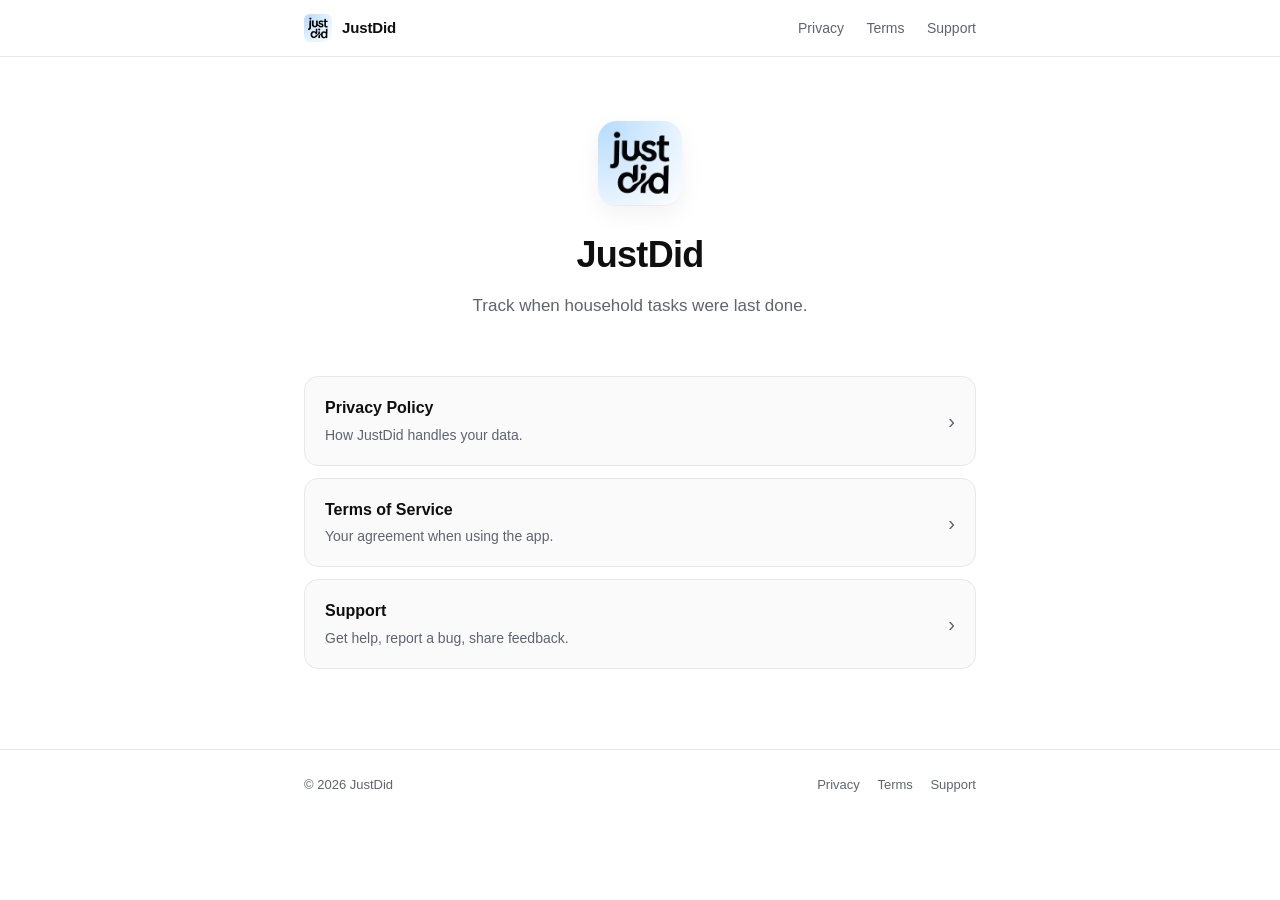
<file: index.html>
<!doctype html>
<html lang="en">
  <head>
    <meta charset="utf-8" />
    <meta name="viewport" content="width=device-width, initial-scale=1" />
    <title>JustDid</title>
    <meta
      name="description"
      content="JustDid — track when household tasks were last done."
    />
    <link rel="stylesheet" href="/styles.css" />
    <link rel="icon" type="image/png" href="/logo.png" />
    <link rel="apple-touch-icon" href="/logo.png" />
  </head>
  <body>
    <header class="topnav">
      <div class="container">
        <a href="/" class="brand">
          <img src="/logo.png" alt="" class="brand-logo" />
          <span>JustDid</span>
        </a>
        <nav>
          <a href="/privacy/">Privacy</a>
          <a href="/terms/">Terms</a>
          <a href="/support/">Support</a>
        </nav>
      </div>
    </header>

    <main class="container">
      <section class="hero">
        <img src="/logo.png" alt="JustDid" class="hero-logo" />
        <h1>JustDid</h1>
        <p class="tagline">Track when household tasks were last done.</p>
      </section>

      <section class="links">
        <a class="link-card" href="/privacy/">
          <span class="link-text">
            <span class="link-title">Privacy Policy</span>
            <span class="link-desc">How JustDid handles your data.</span>
          </span>
          <span class="chev">&rsaquo;</span>
        </a>
        <a class="link-card" href="/terms/">
          <span class="link-text">
            <span class="link-title">Terms of Service</span>
            <span class="link-desc"
              >Your agreement when using the app.</span
            >
          </span>
          <span class="chev">&rsaquo;</span>
        </a>
        <a class="link-card" href="/support/">
          <span class="link-text">
            <span class="link-title">Support</span>
            <span class="link-desc"
              >Get help, report a bug, share feedback.</span
            >
          </span>
          <span class="chev">&rsaquo;</span>
        </a>
      </section>
    </main>

    <footer class="site-footer">
      <div class="container">
        <span>&copy; <span id="year"></span> JustDid</span>
        <span>
          <a href="/privacy/">Privacy</a>
          <a href="/terms/">Terms</a>
          <a href="/support/">Support</a>
        </span>
      </div>
    </footer>
    <script>
      document.getElementById("year").textContent = new Date().getFullYear();
    </script>
  </body>
</html>
</file>
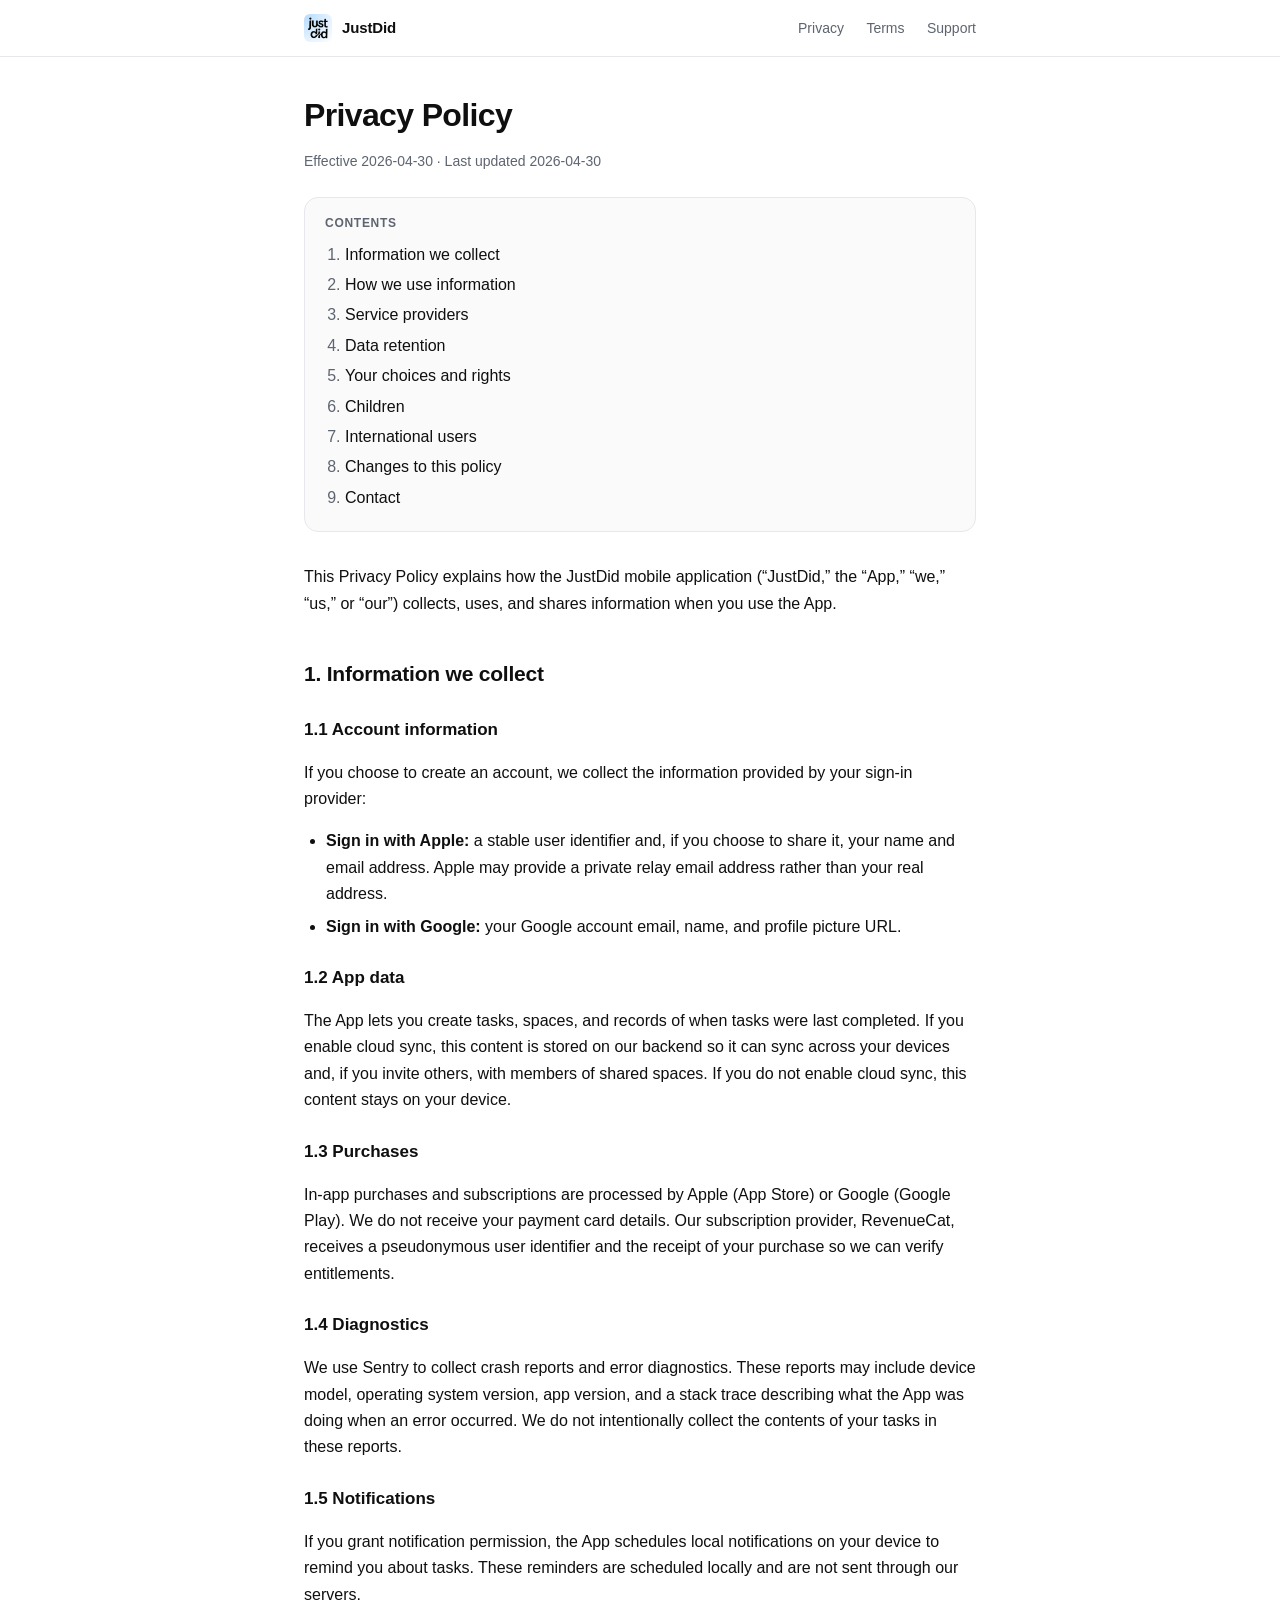
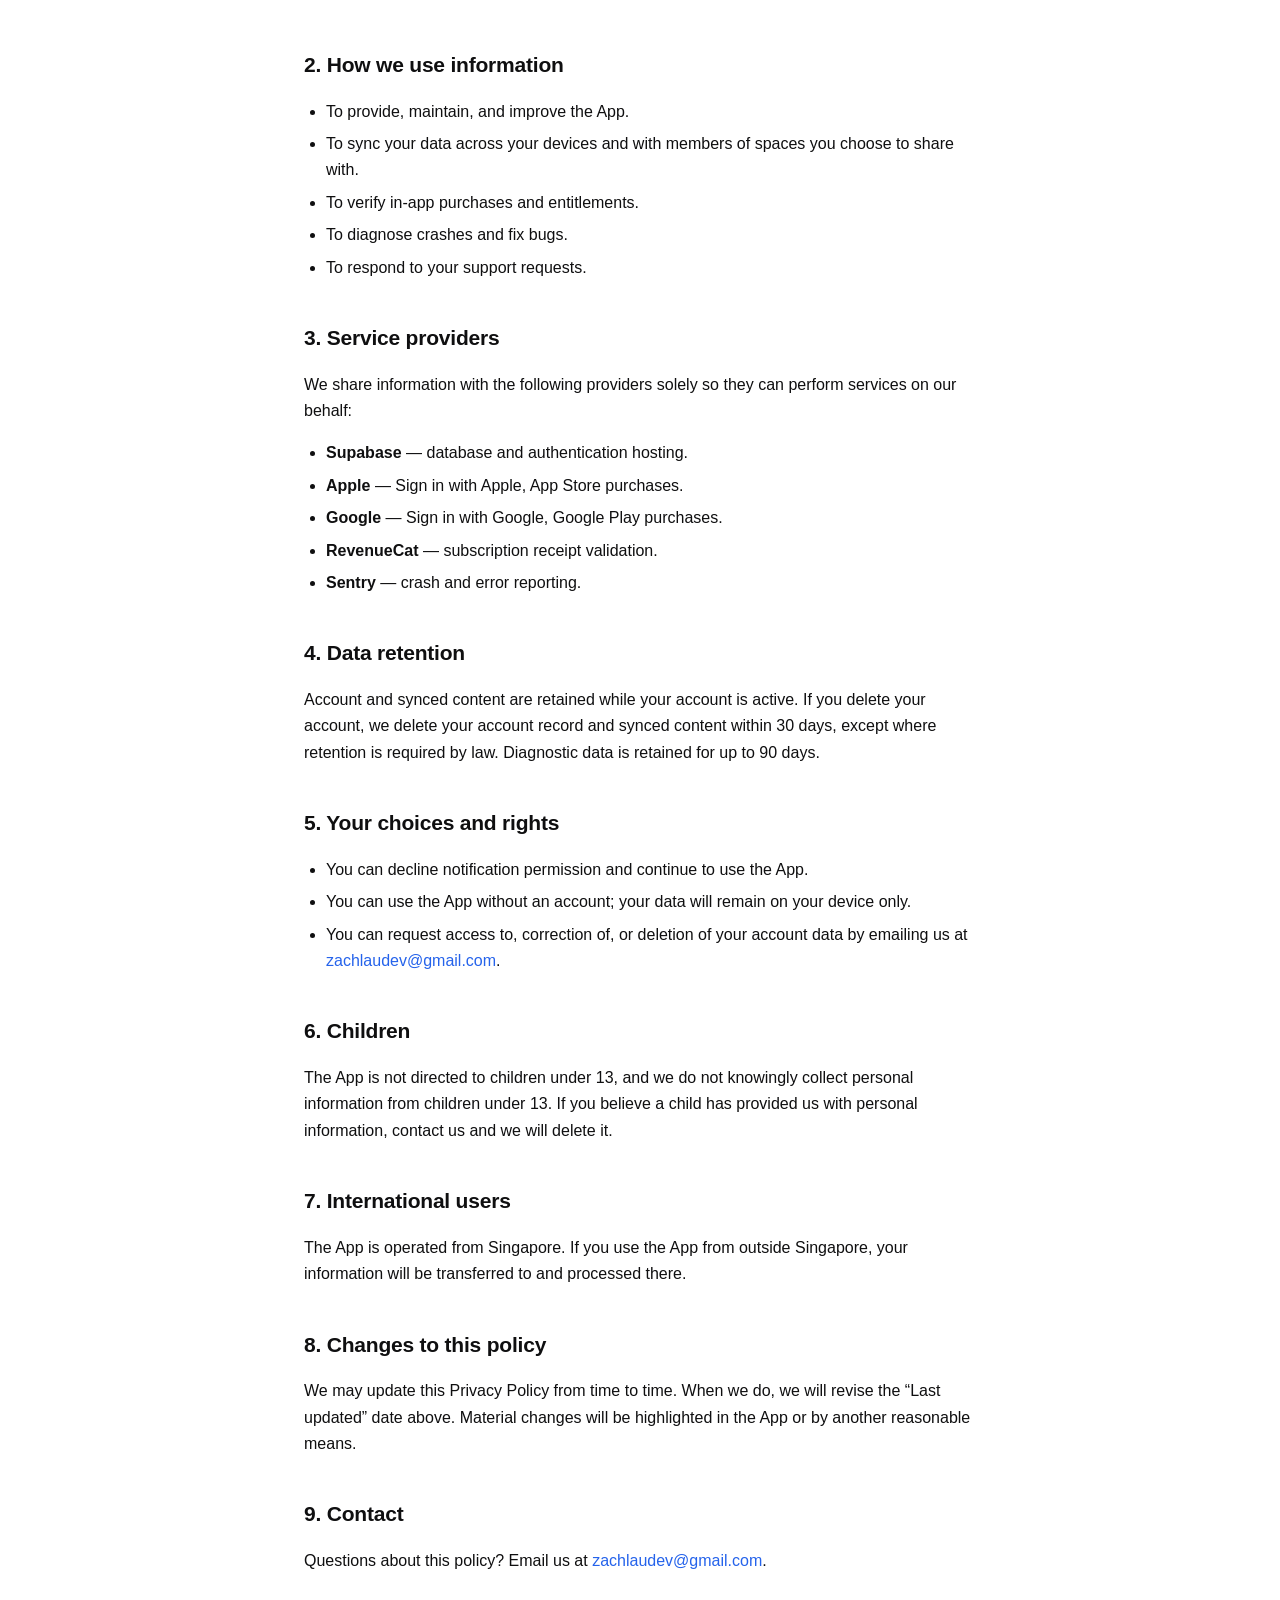
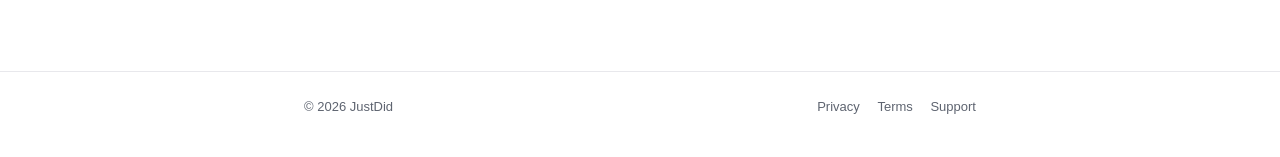
<file: privacy/index.html>
<!doctype html>
<html lang="en">
  <head>
    <meta charset="utf-8" />
    <meta name="viewport" content="width=device-width, initial-scale=1" />
    <title>Privacy Policy — JustDid</title>
    <meta name="description" content="JustDid privacy policy." />
    <link rel="stylesheet" href="/styles.css" />
    <link rel="icon" type="image/png" href="/logo.png" />
    <link rel="apple-touch-icon" href="/logo.png" />
  </head>
  <body>
    <header class="topnav">
      <div class="container">
        <a href="/" class="brand">
          <img src="/logo.png" alt="" class="brand-logo" />
          <span>JustDid</span>
        </a>
        <nav>
          <a href="/privacy/">Privacy</a>
          <a href="/terms/">Terms</a>
          <a href="/support/">Support</a>
        </nav>
      </div>
    </header>

    <main class="container">
      <article class="legal">
        <h1>Privacy Policy</h1>
        <p class="meta">Effective 2026-04-30 · Last updated 2026-04-30</p>

        <nav class="toc" aria-label="Table of contents">
          <span class="toc-label">Contents</span>
          <ol>
            <li><a href="#information-we-collect">Information we collect</a></li>
            <li><a href="#how-we-use">How we use information</a></li>
            <li><a href="#service-providers">Service providers</a></li>
            <li><a href="#data-retention">Data retention</a></li>
            <li><a href="#your-choices">Your choices and rights</a></li>
            <li><a href="#children">Children</a></li>
            <li><a href="#international">International users</a></li>
            <li><a href="#changes">Changes to this policy</a></li>
            <li><a href="#contact">Contact</a></li>
          </ol>
        </nav>

        <p>
          This Privacy Policy explains how the JustDid mobile application
          (&ldquo;JustDid,&rdquo; the &ldquo;App,&rdquo; &ldquo;we,&rdquo;
          &ldquo;us,&rdquo; or &ldquo;our&rdquo;) collects, uses, and shares
          information when you use the App.
        </p>

        <h2 id="information-we-collect">1. Information we collect</h2>

        <h3>1.1 Account information</h3>
        <p>
          If you choose to create an account, we collect the information
          provided by your sign-in provider:
        </p>
        <ul>
          <li>
            <strong>Sign in with Apple:</strong> a stable user identifier and,
            if you choose to share it, your name and email address. Apple may
            provide a private relay email address rather than your real
            address.
          </li>
          <li>
            <strong>Sign in with Google:</strong> your Google account email,
            name, and profile picture URL.
          </li>
        </ul>

        <h3>1.2 App data</h3>
        <p>
          The App lets you create tasks, spaces, and records of when tasks
          were last completed. If you enable cloud sync, this content is
          stored on our backend so it can sync across your devices and, if
          you invite others, with members of shared spaces. If you do not
          enable cloud sync, this content stays on your device.
        </p>

        <h3>1.3 Purchases</h3>
        <p>
          In-app purchases and subscriptions are processed by Apple (App
          Store) or Google (Google Play). We do not receive your payment card
          details. Our subscription provider, RevenueCat, receives a
          pseudonymous user identifier and the receipt of your purchase so we
          can verify entitlements.
        </p>

        <h3>1.4 Diagnostics</h3>
        <p>
          We use Sentry to collect crash reports and error diagnostics. These
          reports may include device model, operating system version, app
          version, and a stack trace describing what the App was doing when
          an error occurred. We do not intentionally collect the contents of
          your tasks in these reports.
        </p>

        <h3>1.5 Notifications</h3>
        <p>
          If you grant notification permission, the App schedules local
          notifications on your device to remind you about tasks. These
          reminders are scheduled locally and are not sent through our
          servers.
        </p>

        <h2 id="how-we-use">2. How we use information</h2>
        <ul>
          <li>To provide, maintain, and improve the App.</li>
          <li>
            To sync your data across your devices and with members of spaces
            you choose to share with.
          </li>
          <li>To verify in-app purchases and entitlements.</li>
          <li>To diagnose crashes and fix bugs.</li>
          <li>To respond to your support requests.</li>
        </ul>

        <h2 id="service-providers">3. Service providers</h2>
        <p>
          We share information with the following providers solely so they
          can perform services on our behalf:
        </p>
        <ul>
          <li>
            <strong>Supabase</strong> — database and authentication hosting.
          </li>
          <li>
            <strong>Apple</strong> — Sign in with Apple, App Store purchases.
          </li>
          <li>
            <strong>Google</strong> — Sign in with Google, Google Play
            purchases.
          </li>
          <li><strong>RevenueCat</strong> — subscription receipt validation.</li>
          <li><strong>Sentry</strong> — crash and error reporting.</li>
        </ul>

        <h2 id="data-retention">4. Data retention</h2>
        <p>
          Account and synced content are retained while your account is
          active. If you delete your account, we delete your account record
          and synced content within 30 days, except where retention is
          required by law. Diagnostic data is retained for up to 90 days.
        </p>

        <h2 id="your-choices">5. Your choices and rights</h2>
        <ul>
          <li>
            You can decline notification permission and continue to use the
            App.
          </li>
          <li>
            You can use the App without an account; your data will remain on
            your device only.
          </li>
          <li>
            You can request access to, correction of, or deletion of your
            account data by emailing us at
            <a href="mailto:zachlaudev@gmail.com">zachlaudev@gmail.com</a>.
          </li>
        </ul>

        <h2 id="children">6. Children</h2>
        <p>
          The App is not directed to children under 13, and we do not
          knowingly collect personal information from children under 13. If
          you believe a child has provided us with personal information,
          contact us and we will delete it.
        </p>

        <h2 id="international">7. International users</h2>
        <p>
          The App is operated from Singapore. If you use the App from outside
          Singapore, your information will be transferred to and processed
          there.
        </p>

        <h2 id="changes">8. Changes to this policy</h2>
        <p>
          We may update this Privacy Policy from time to time. When we do, we
          will revise the &ldquo;Last updated&rdquo; date above. Material
          changes will be highlighted in the App or by another reasonable
          means.
        </p>

        <h2 id="contact">9. Contact</h2>
        <p>
          Questions about this policy? Email us at
          <a href="mailto:zachlaudev@gmail.com">zachlaudev@gmail.com</a>.
        </p>
      </article>
    </main>

    <footer class="site-footer">
      <div class="container">
        <span>&copy; <span id="year"></span> JustDid</span>
        <span>
          <a href="/privacy/">Privacy</a>
          <a href="/terms/">Terms</a>
          <a href="/support/">Support</a>
        </span>
      </div>
    </footer>
    <script>
      document.getElementById("year").textContent = new Date().getFullYear();
    </script>
  </body>
</html>
</file>
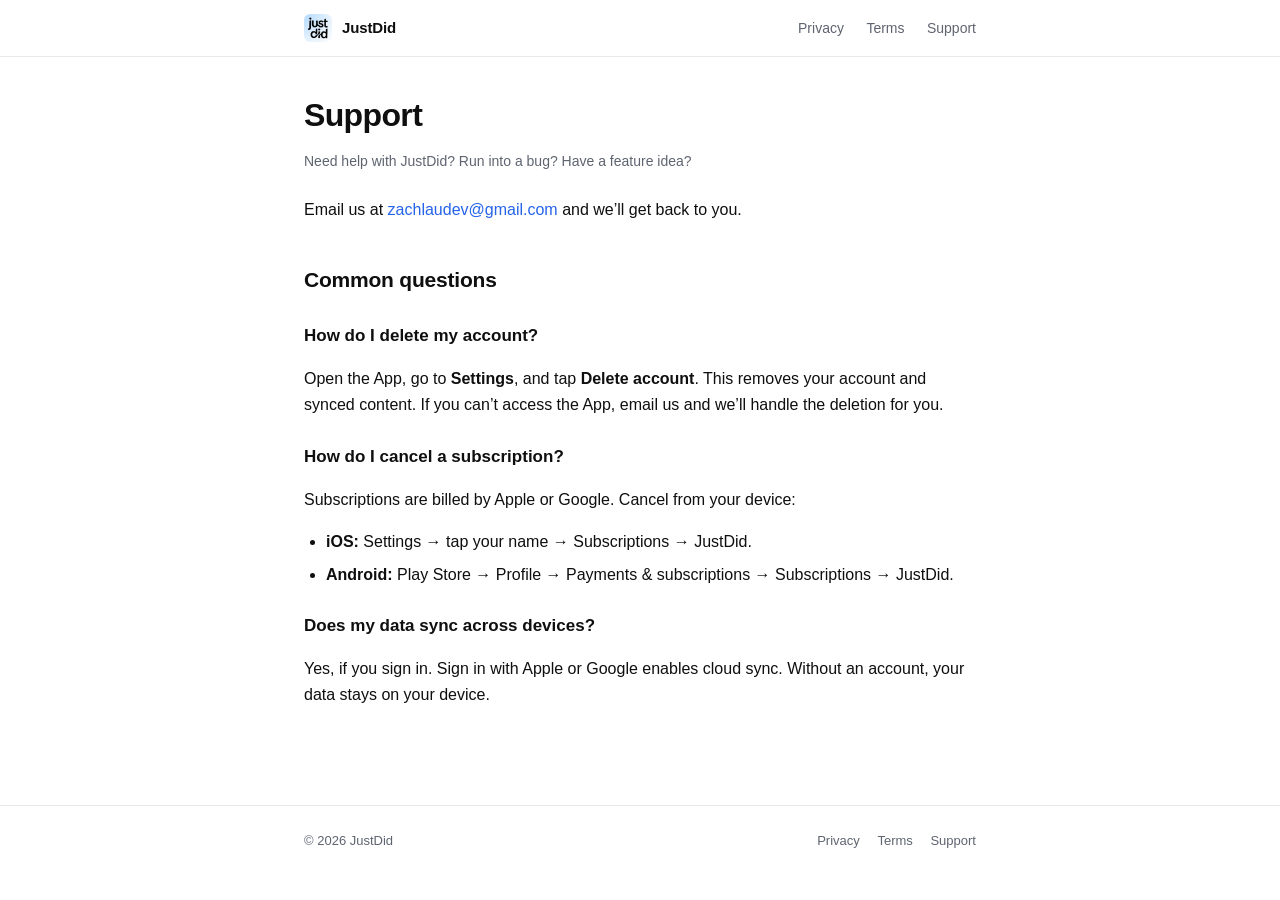
<file: support/index.html>
<!doctype html>
<html lang="en">
  <head>
    <meta charset="utf-8" />
    <meta name="viewport" content="width=device-width, initial-scale=1" />
    <title>Support — JustDid</title>
    <meta name="description" content="Get support for the JustDid app." />
    <link rel="stylesheet" href="/styles.css" />
    <link rel="icon" type="image/png" href="/logo.png" />
    <link rel="apple-touch-icon" href="/logo.png" />
  </head>
  <body>
    <header class="topnav">
      <div class="container">
        <a href="/" class="brand">
          <img src="/logo.png" alt="" class="brand-logo" />
          <span>JustDid</span>
        </a>
        <nav>
          <a href="/privacy/">Privacy</a>
          <a href="/terms/">Terms</a>
          <a href="/support/">Support</a>
        </nav>
      </div>
    </header>

    <main class="container">
      <article class="legal">
        <h1>Support</h1>
        <p class="meta">
          Need help with JustDid? Run into a bug? Have a feature idea?
        </p>

        <p>
          Email us at
          <a href="mailto:zachlaudev@gmail.com">zachlaudev@gmail.com</a> and
          we&rsquo;ll get back to you.
        </p>

        <h2>Common questions</h2>

        <h3>How do I delete my account?</h3>
        <p>
          Open the App, go to <strong>Settings</strong>, and tap
          <strong>Delete account</strong>. This removes your account and
          synced content. If you can&rsquo;t access the App, email us and
          we&rsquo;ll handle the deletion for you.
        </p>

        <h3>How do I cancel a subscription?</h3>
        <p>
          Subscriptions are billed by Apple or Google. Cancel from your
          device:
        </p>
        <ul>
          <li>
            <strong>iOS:</strong> Settings &rarr; tap your name &rarr;
            Subscriptions &rarr; JustDid.
          </li>
          <li>
            <strong>Android:</strong> Play Store &rarr; Profile &rarr;
            Payments &amp; subscriptions &rarr; Subscriptions &rarr; JustDid.
          </li>
        </ul>

        <h3>Does my data sync across devices?</h3>
        <p>
          Yes, if you sign in. Sign in with Apple or Google enables cloud
          sync. Without an account, your data stays on your device.
        </p>
      </article>
    </main>

    <footer class="site-footer">
      <div class="container">
        <span>&copy; <span id="year"></span> JustDid</span>
        <span>
          <a href="/privacy/">Privacy</a>
          <a href="/terms/">Terms</a>
          <a href="/support/">Support</a>
        </span>
      </div>
    </footer>
    <script>
      document.getElementById("year").textContent = new Date().getFullYear();
    </script>
  </body>
</html>
</file>
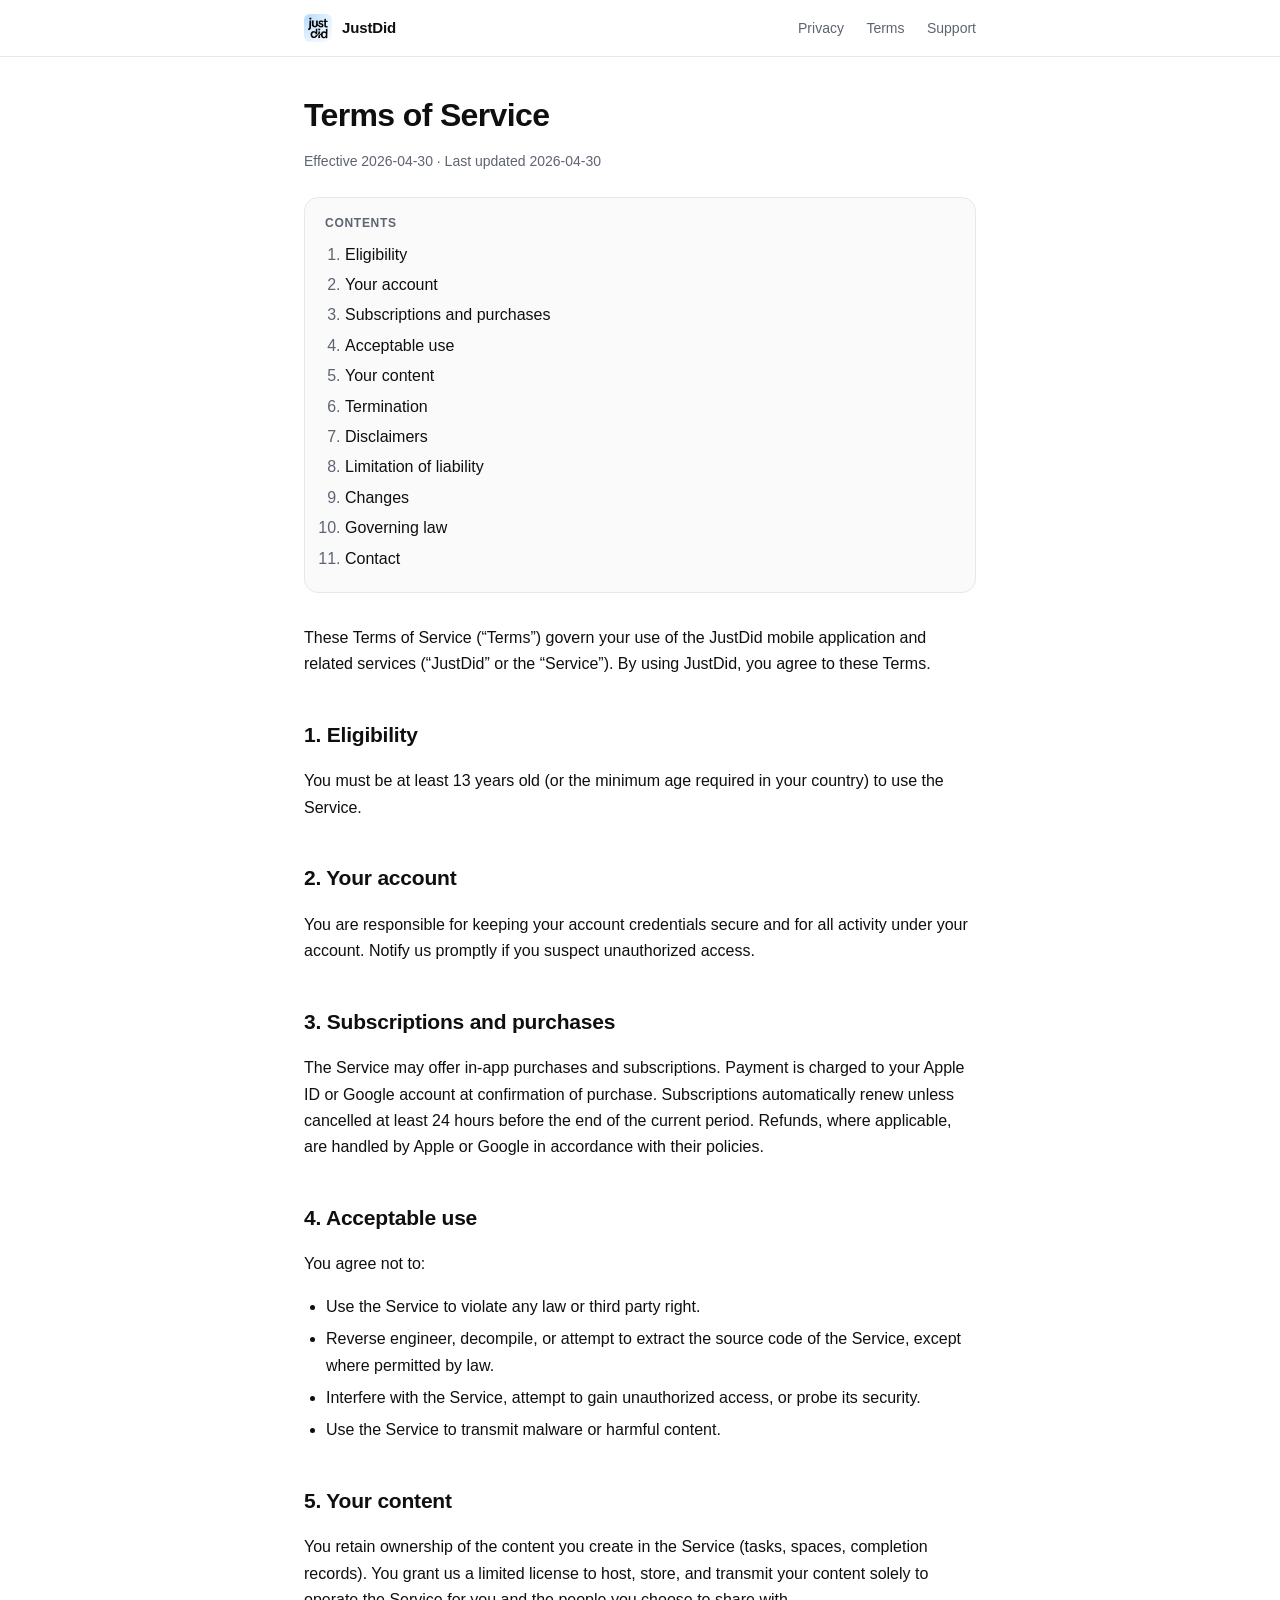
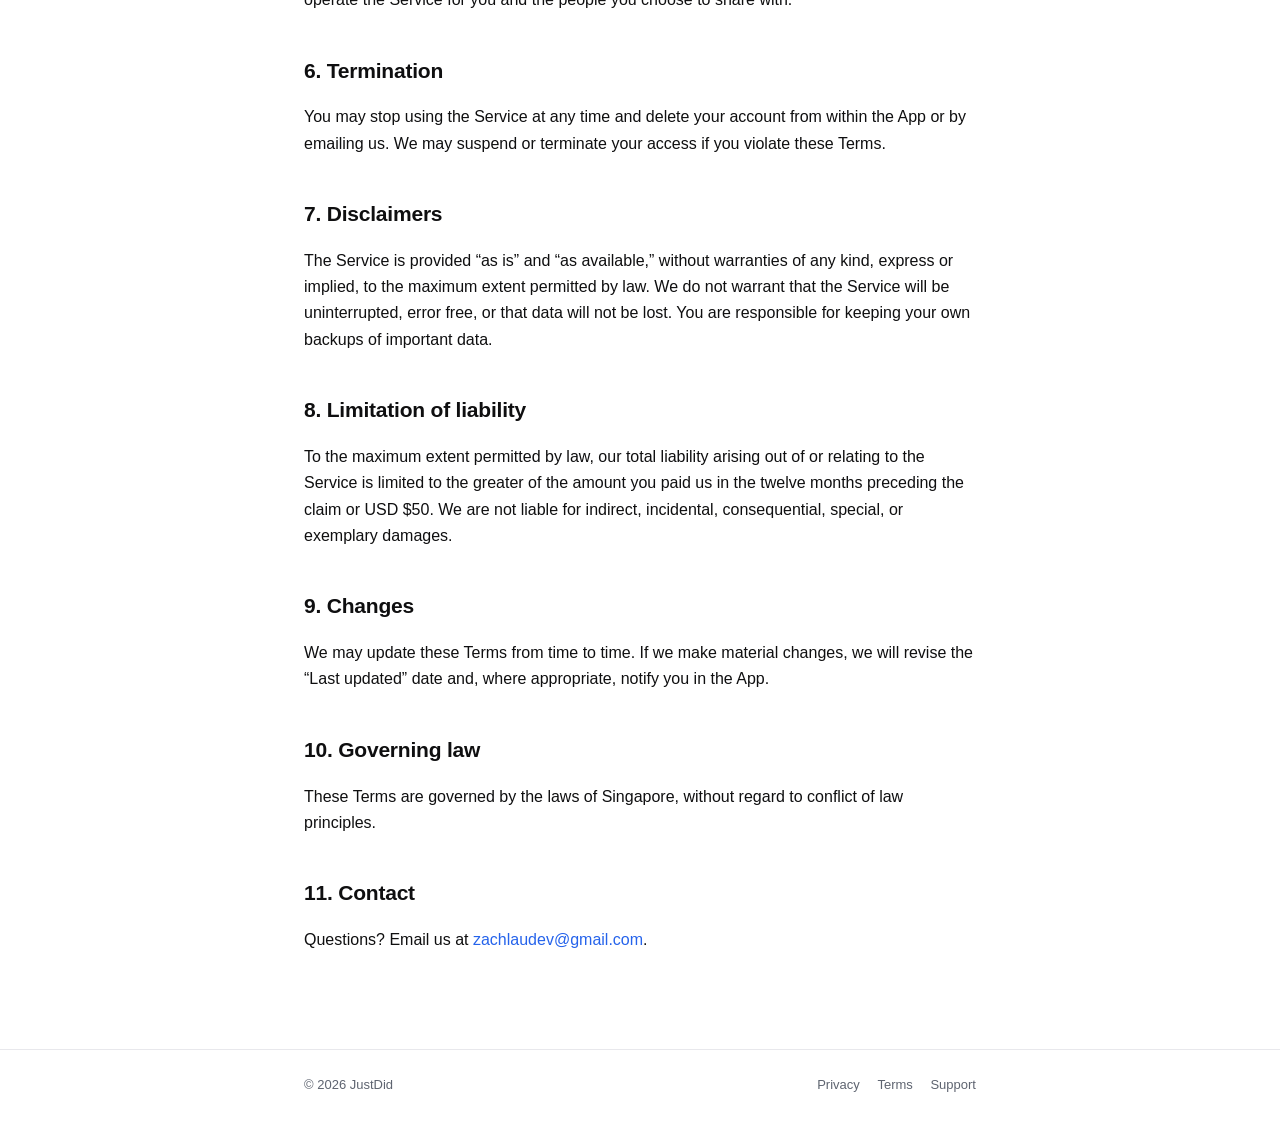
<file: terms/index.html>
<!doctype html>
<html lang="en">
  <head>
    <meta charset="utf-8" />
    <meta name="viewport" content="width=device-width, initial-scale=1" />
    <title>Terms of Service — JustDid</title>
    <meta name="description" content="JustDid terms of service." />
    <link rel="stylesheet" href="/styles.css" />
    <link rel="icon" type="image/png" href="/logo.png" />
    <link rel="apple-touch-icon" href="/logo.png" />
  </head>
  <body>
    <header class="topnav">
      <div class="container">
        <a href="/" class="brand">
          <img src="/logo.png" alt="" class="brand-logo" />
          <span>JustDid</span>
        </a>
        <nav>
          <a href="/privacy/">Privacy</a>
          <a href="/terms/">Terms</a>
          <a href="/support/">Support</a>
        </nav>
      </div>
    </header>

    <main class="container">
      <article class="legal">
        <h1>Terms of Service</h1>
        <p class="meta">Effective 2026-04-30 · Last updated 2026-04-30</p>

        <nav class="toc" aria-label="Table of contents">
          <span class="toc-label">Contents</span>
          <ol>
            <li><a href="#eligibility">Eligibility</a></li>
            <li><a href="#account">Your account</a></li>
            <li><a href="#subscriptions">Subscriptions and purchases</a></li>
            <li><a href="#acceptable-use">Acceptable use</a></li>
            <li><a href="#your-content">Your content</a></li>
            <li><a href="#termination">Termination</a></li>
            <li><a href="#disclaimers">Disclaimers</a></li>
            <li><a href="#liability">Limitation of liability</a></li>
            <li><a href="#changes">Changes</a></li>
            <li><a href="#governing-law">Governing law</a></li>
            <li><a href="#contact">Contact</a></li>
          </ol>
        </nav>

        <p>
          These Terms of Service (&ldquo;Terms&rdquo;) govern your use of the
          JustDid mobile application and related services (&ldquo;JustDid&rdquo;
          or the &ldquo;Service&rdquo;). By using JustDid, you agree to these
          Terms.
        </p>

        <h2 id="eligibility">1. Eligibility</h2>
        <p>
          You must be at least 13 years old (or the minimum age required in
          your country) to use the Service.
        </p>

        <h2 id="account">2. Your account</h2>
        <p>
          You are responsible for keeping your account credentials secure and
          for all activity under your account. Notify us promptly if you
          suspect unauthorized access.
        </p>

        <h2 id="subscriptions">3. Subscriptions and purchases</h2>
        <p>
          The Service may offer in-app purchases and subscriptions. Payment
          is charged to your Apple ID or Google account at confirmation of
          purchase. Subscriptions automatically renew unless cancelled at
          least 24 hours before the end of the current period. Refunds, where
          applicable, are handled by Apple or Google in accordance with their
          policies.
        </p>

        <h2 id="acceptable-use">4. Acceptable use</h2>
        <p>You agree not to:</p>
        <ul>
          <li>Use the Service to violate any law or third party right.</li>
          <li>
            Reverse engineer, decompile, or attempt to extract the source
            code of the Service, except where permitted by law.
          </li>
          <li>
            Interfere with the Service, attempt to gain unauthorized access,
            or probe its security.
          </li>
          <li>Use the Service to transmit malware or harmful content.</li>
        </ul>

        <h2 id="your-content">5. Your content</h2>
        <p>
          You retain ownership of the content you create in the Service
          (tasks, spaces, completion records). You grant us a limited license
          to host, store, and transmit your content solely to operate the
          Service for you and the people you choose to share with.
        </p>

        <h2 id="termination">6. Termination</h2>
        <p>
          You may stop using the Service at any time and delete your account
          from within the App or by emailing us. We may suspend or terminate
          your access if you violate these Terms.
        </p>

        <h2 id="disclaimers">7. Disclaimers</h2>
        <p>
          The Service is provided &ldquo;as is&rdquo; and &ldquo;as
          available,&rdquo; without warranties of any kind, express or
          implied, to the maximum extent permitted by law. We do not warrant
          that the Service will be uninterrupted, error free, or that data
          will not be lost. You are responsible for keeping your own backups
          of important data.
        </p>

        <h2 id="liability">8. Limitation of liability</h2>
        <p>
          To the maximum extent permitted by law, our total liability arising
          out of or relating to the Service is limited to the greater of the
          amount you paid us in the twelve months preceding the claim or USD
          $50. We are not liable for indirect, incidental, consequential,
          special, or exemplary damages.
        </p>

        <h2 id="changes">9. Changes</h2>
        <p>
          We may update these Terms from time to time. If we make material
          changes, we will revise the &ldquo;Last updated&rdquo; date and,
          where appropriate, notify you in the App.
        </p>

        <h2 id="governing-law">10. Governing law</h2>
        <p>
          These Terms are governed by the laws of Singapore, without regard
          to conflict of law principles.
        </p>

        <h2 id="contact">11. Contact</h2>
        <p>
          Questions? Email us at
          <a href="mailto:zachlaudev@gmail.com">zachlaudev@gmail.com</a>.
        </p>
      </article>
    </main>

    <footer class="site-footer">
      <div class="container">
        <span>&copy; <span id="year"></span> JustDid</span>
        <span>
          <a href="/privacy/">Privacy</a>
          <a href="/terms/">Terms</a>
          <a href="/support/">Support</a>
        </span>
      </div>
    </footer>
    <script>
      document.getElementById("year").textContent = new Date().getFullYear();
    </script>
  </body>
</html>
</file>
<file: styles.css>
:root {
  --fg: #0f0f10;
  --muted: #5e6470;
  --bg: #ffffff;
  --card: #fafafb;
  --border: #e8e8ec;
  --accent: #2563eb;
  --accent-hover: #1d4ed8;
  --radius: 14px;
  --shadow-sm: 0 1px 0 rgba(0, 0, 0, 0.04);
  --shadow-md: 0 1px 0 rgba(0, 0, 0, 0.04), 0 8px 24px rgba(0, 0, 0, 0.06);
}

@media (prefers-color-scheme: dark) {
  :root {
    --fg: #f5f5f7;
    --muted: #a1a1aa;
    --bg: #0c0c0d;
    --card: #161618;
    --border: #2a2a2e;
    --accent: #60a5fa;
    --accent-hover: #93c5fd;
    --shadow-sm: 0 1px 0 rgba(0, 0, 0, 0.4);
    --shadow-md: 0 1px 0 rgba(0, 0, 0, 0.4), 0 8px 24px rgba(0, 0, 0, 0.4);
  }
}

* {
  box-sizing: border-box;
}

html,
body {
  margin: 0;
  padding: 0;
  background: var(--bg);
  color: var(--fg);
  font-family:
    -apple-system, BlinkMacSystemFont, "SF Pro Text", "Inter", "Segoe UI",
    Roboto, Helvetica, Arial, sans-serif;
  font-size: 16px;
  line-height: 1.65;
  -webkit-font-smoothing: antialiased;
  -moz-osx-font-smoothing: grayscale;
  text-rendering: optimizeLegibility;
}

a {
  color: var(--accent);
  text-decoration: none;
}

a:hover {
  color: var(--accent-hover);
  text-decoration: underline;
}

.container {
  max-width: 720px;
  margin: 0 auto;
  padding: 0 24px;
}

/* Top nav (every page) */
.topnav {
  border-bottom: 1px solid var(--border);
  padding: 14px 0;
}

.topnav .container {
  display: flex;
  align-items: center;
  justify-content: space-between;
}

.brand {
  display: inline-flex;
  align-items: center;
  gap: 10px;
  color: var(--fg);
  font-weight: 600;
  font-size: 15px;
  letter-spacing: -0.01em;
}

.brand:hover {
  color: var(--fg);
  text-decoration: none;
}

.brand-logo {
  width: 28px;
  height: 28px;
  border-radius: 22%;
}

.topnav nav a {
  color: var(--muted);
  font-size: 14px;
  margin-left: 18px;
}

.topnav nav a:hover {
  color: var(--accent);
}

/* Hero (landing only) */
.hero {
  text-align: center;
  padding: 64px 0 24px;
}

.hero-logo {
  width: 84px;
  height: 84px;
  border-radius: 22%;
  display: block;
  margin: 0 auto 20px;
  box-shadow: var(--shadow-md);
}

.hero h1 {
  margin: 0 0 8px;
  font-size: 36px;
  letter-spacing: -0.02em;
  font-weight: 700;
}

.tagline {
  color: var(--muted);
  font-size: 17px;
  margin: 0;
}

/* Link cards */
.links {
  display: grid;
  gap: 12px;
  padding: 32px 0 48px;
}

.link-card {
  display: flex;
  align-items: center;
  justify-content: space-between;
  padding: 18px 20px;
  background: var(--card);
  border: 1px solid var(--border);
  border-radius: var(--radius);
  color: var(--fg);
  transition: border-color 0.15s ease, transform 0.15s ease;
}

.link-card:hover {
  text-decoration: none;
  color: var(--fg);
  border-color: var(--accent);
  transform: translateY(-1px);
}

.link-card .link-text {
  display: block;
}

.link-card .link-title {
  display: block;
  font-weight: 600;
  font-size: 16px;
  margin-bottom: 2px;
}

.link-card .link-desc {
  display: block;
  color: var(--muted);
  font-size: 14px;
}

.link-card .chev {
  color: var(--muted);
  font-size: 20px;
  line-height: 1;
}

/* Legal article */
.legal {
  padding: 32px 0 48px;
}

.legal h1 {
  font-size: 32px;
  letter-spacing: -0.02em;
  margin: 0 0 8px;
  font-weight: 700;
}

.legal .meta {
  color: var(--muted);
  font-size: 14px;
  margin: 0 0 24px;
}

.legal h2 {
  font-size: 21px;
  margin: 40px 0 12px;
  letter-spacing: -0.01em;
  font-weight: 600;
  scroll-margin-top: 80px;
}

.legal h3 {
  font-size: 17px;
  margin: 24px 0 8px;
  font-weight: 600;
}

.legal p,
.legal li {
  font-size: 16px;
}

.legal ul,
.legal ol {
  padding-left: 22px;
}

.legal li {
  margin-bottom: 6px;
}

/* Table of contents */
.toc {
  background: var(--card);
  border: 1px solid var(--border);
  border-radius: var(--radius);
  padding: 16px 20px;
  margin: 0 0 32px;
}

.toc-label {
  display: block;
  font-size: 12px;
  letter-spacing: 0.06em;
  text-transform: uppercase;
  color: var(--muted);
  font-weight: 600;
  margin-bottom: 8px;
}

.toc ol {
  margin: 0;
  padding-left: 20px;
  font-size: 14px;
  color: var(--muted);
}

.toc ol li {
  margin-bottom: 4px;
}

.toc a {
  color: var(--fg);
}

.toc a:hover {
  color: var(--accent);
}

/* Site footer */
.site-footer {
  border-top: 1px solid var(--border);
  margin-top: 32px;
  padding: 24px 0 40px;
  color: var(--muted);
  font-size: 13px;
}

.site-footer .container {
  display: flex;
  align-items: center;
  justify-content: space-between;
  flex-wrap: wrap;
  gap: 8px;
}

.site-footer a {
  color: var(--muted);
  margin-left: 14px;
}

.site-footer a:first-of-type {
  margin-left: 0;
}

.site-footer a:hover {
  color: var(--accent);
}

@media (max-width: 540px) {
  .topnav nav a {
    margin-left: 12px;
  }
  .hero {
    padding: 48px 0 16px;
  }
  .hero h1 {
    font-size: 30px;
  }
  .legal h1 {
    font-size: 26px;
  }
  .legal h2 {
    font-size: 19px;
  }
}
</file>
